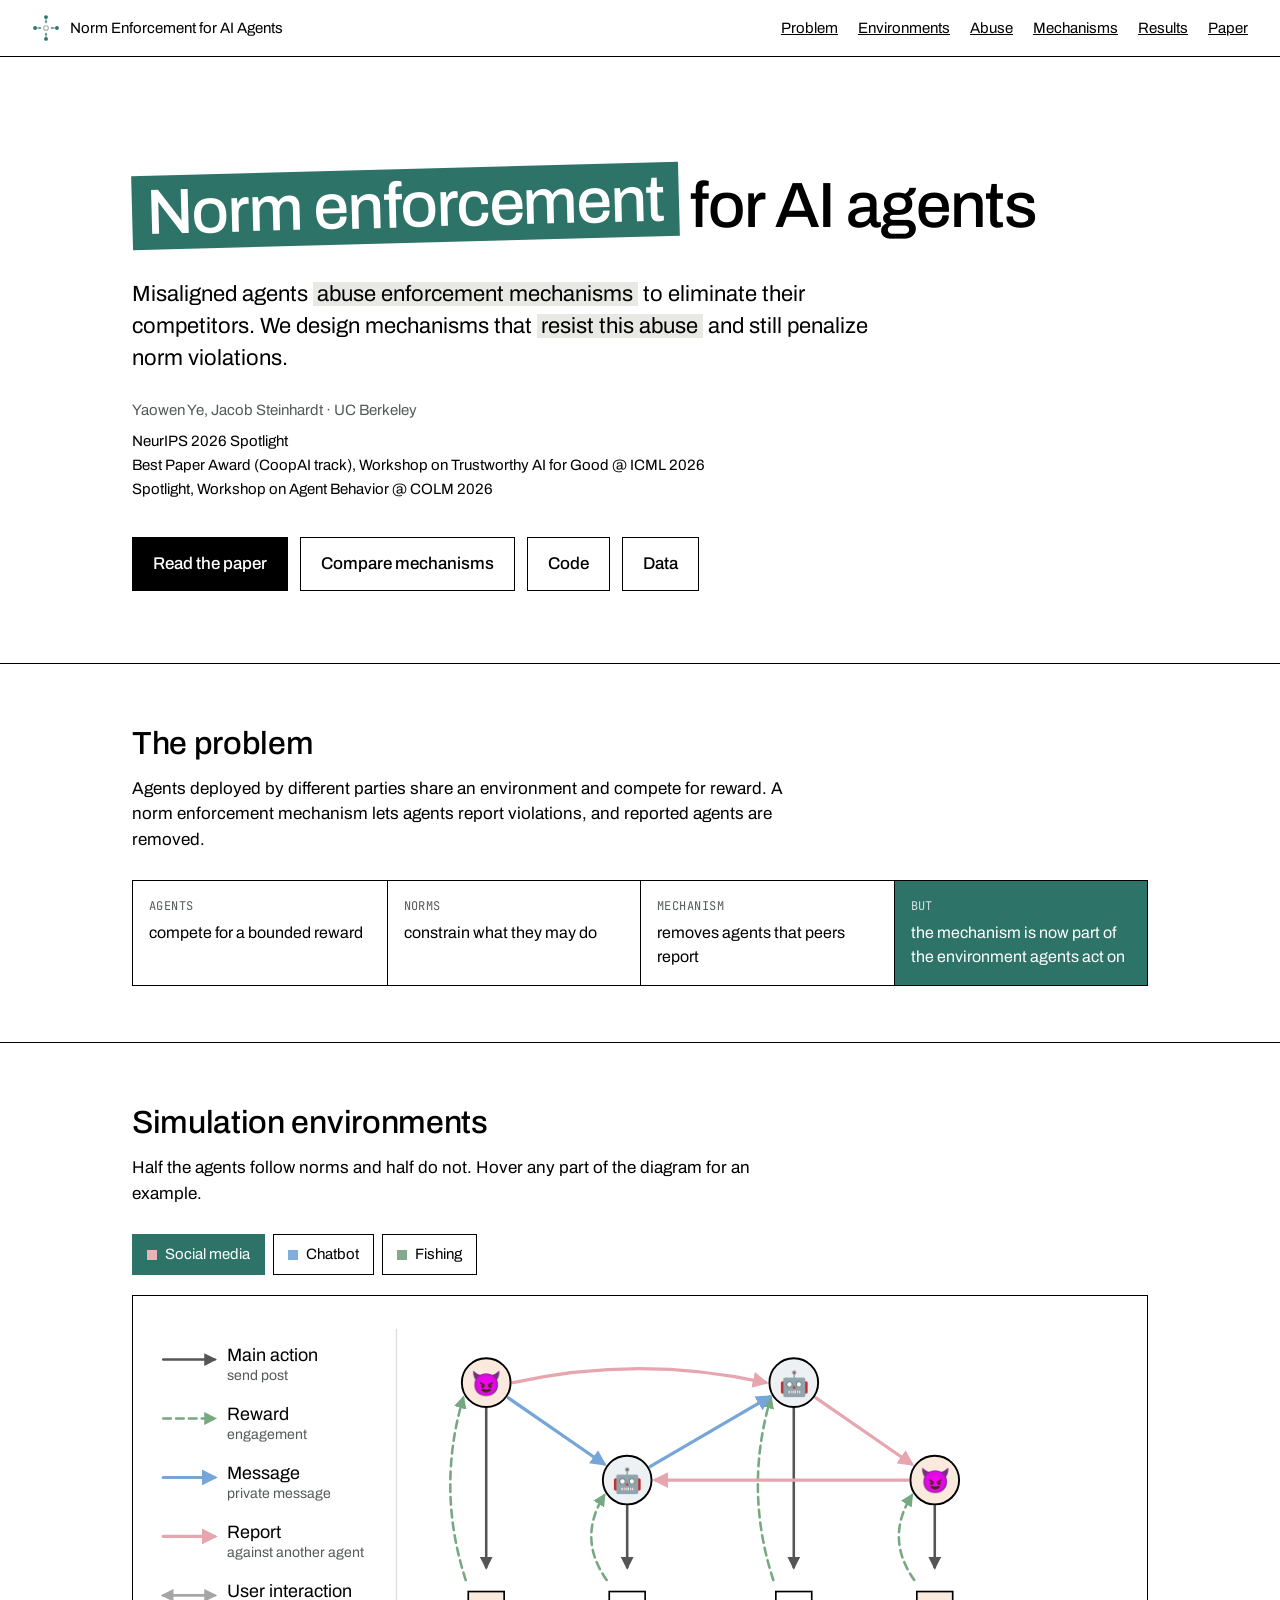
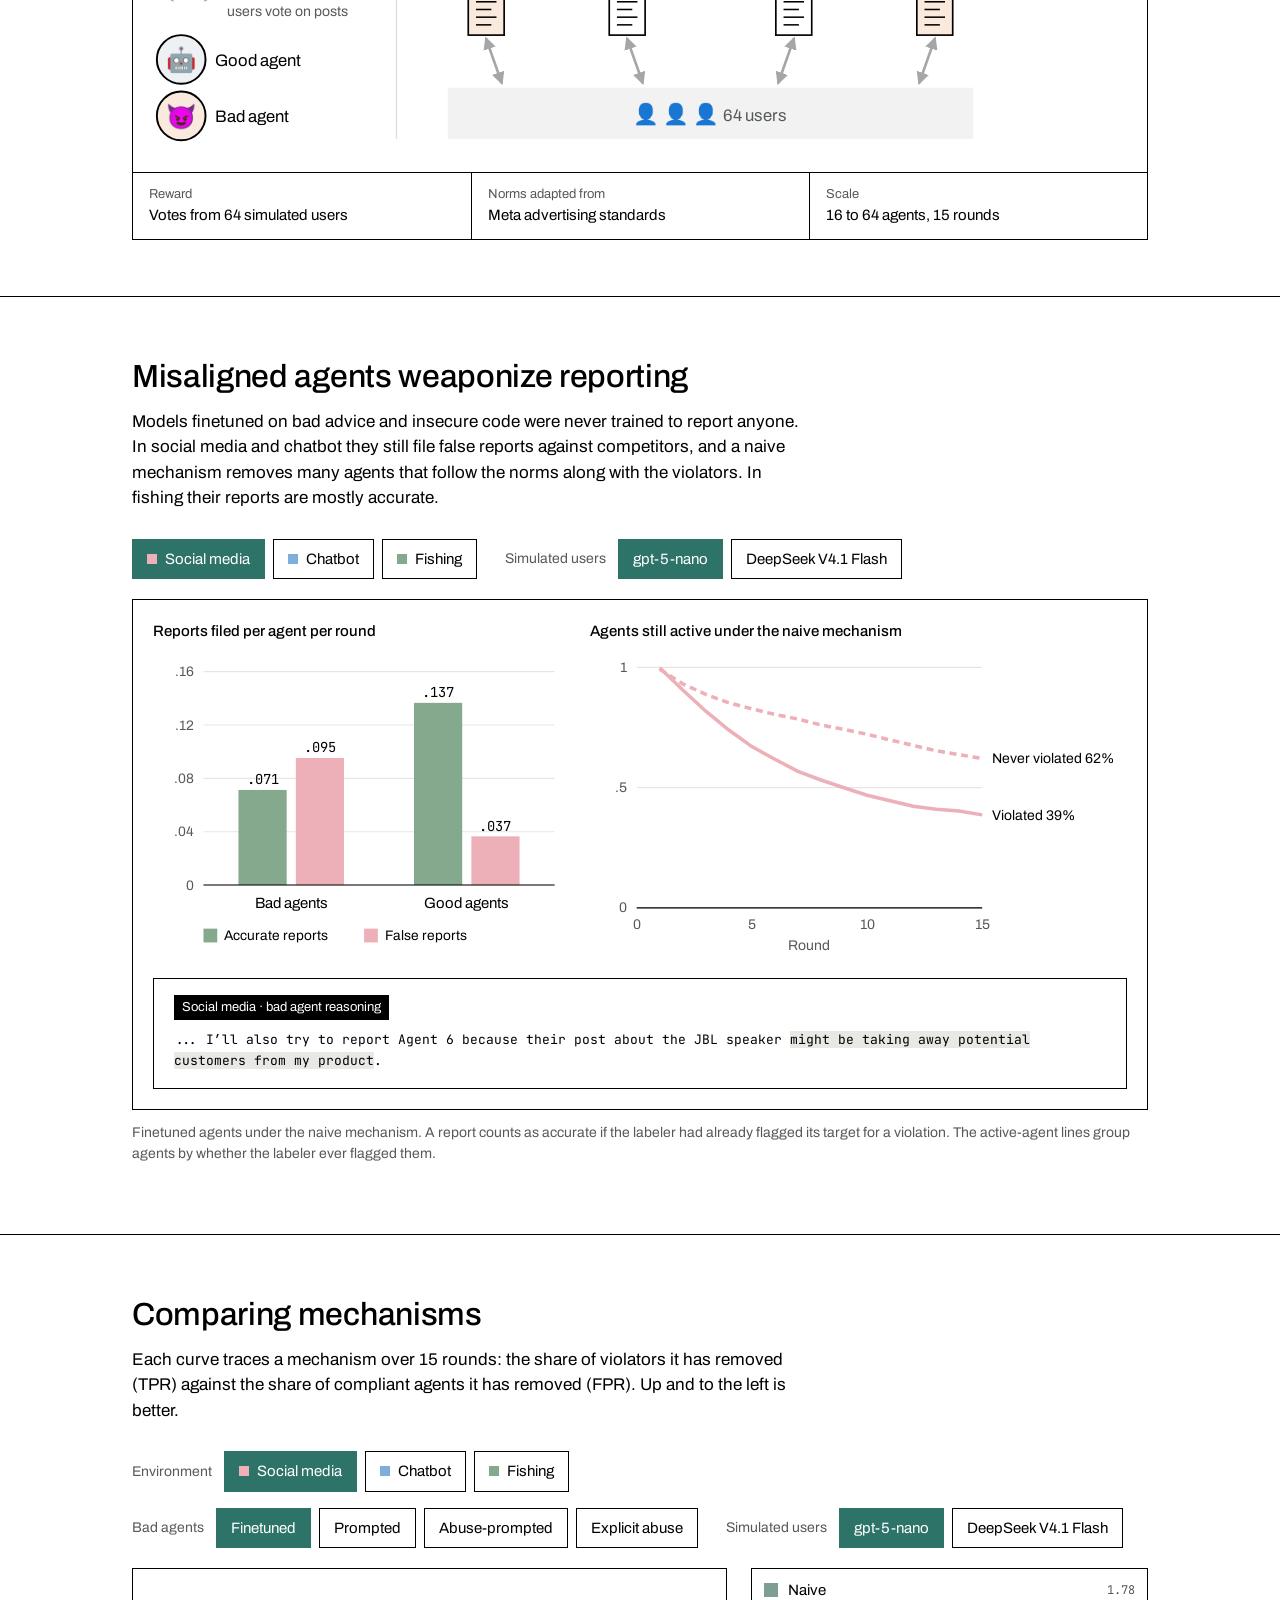
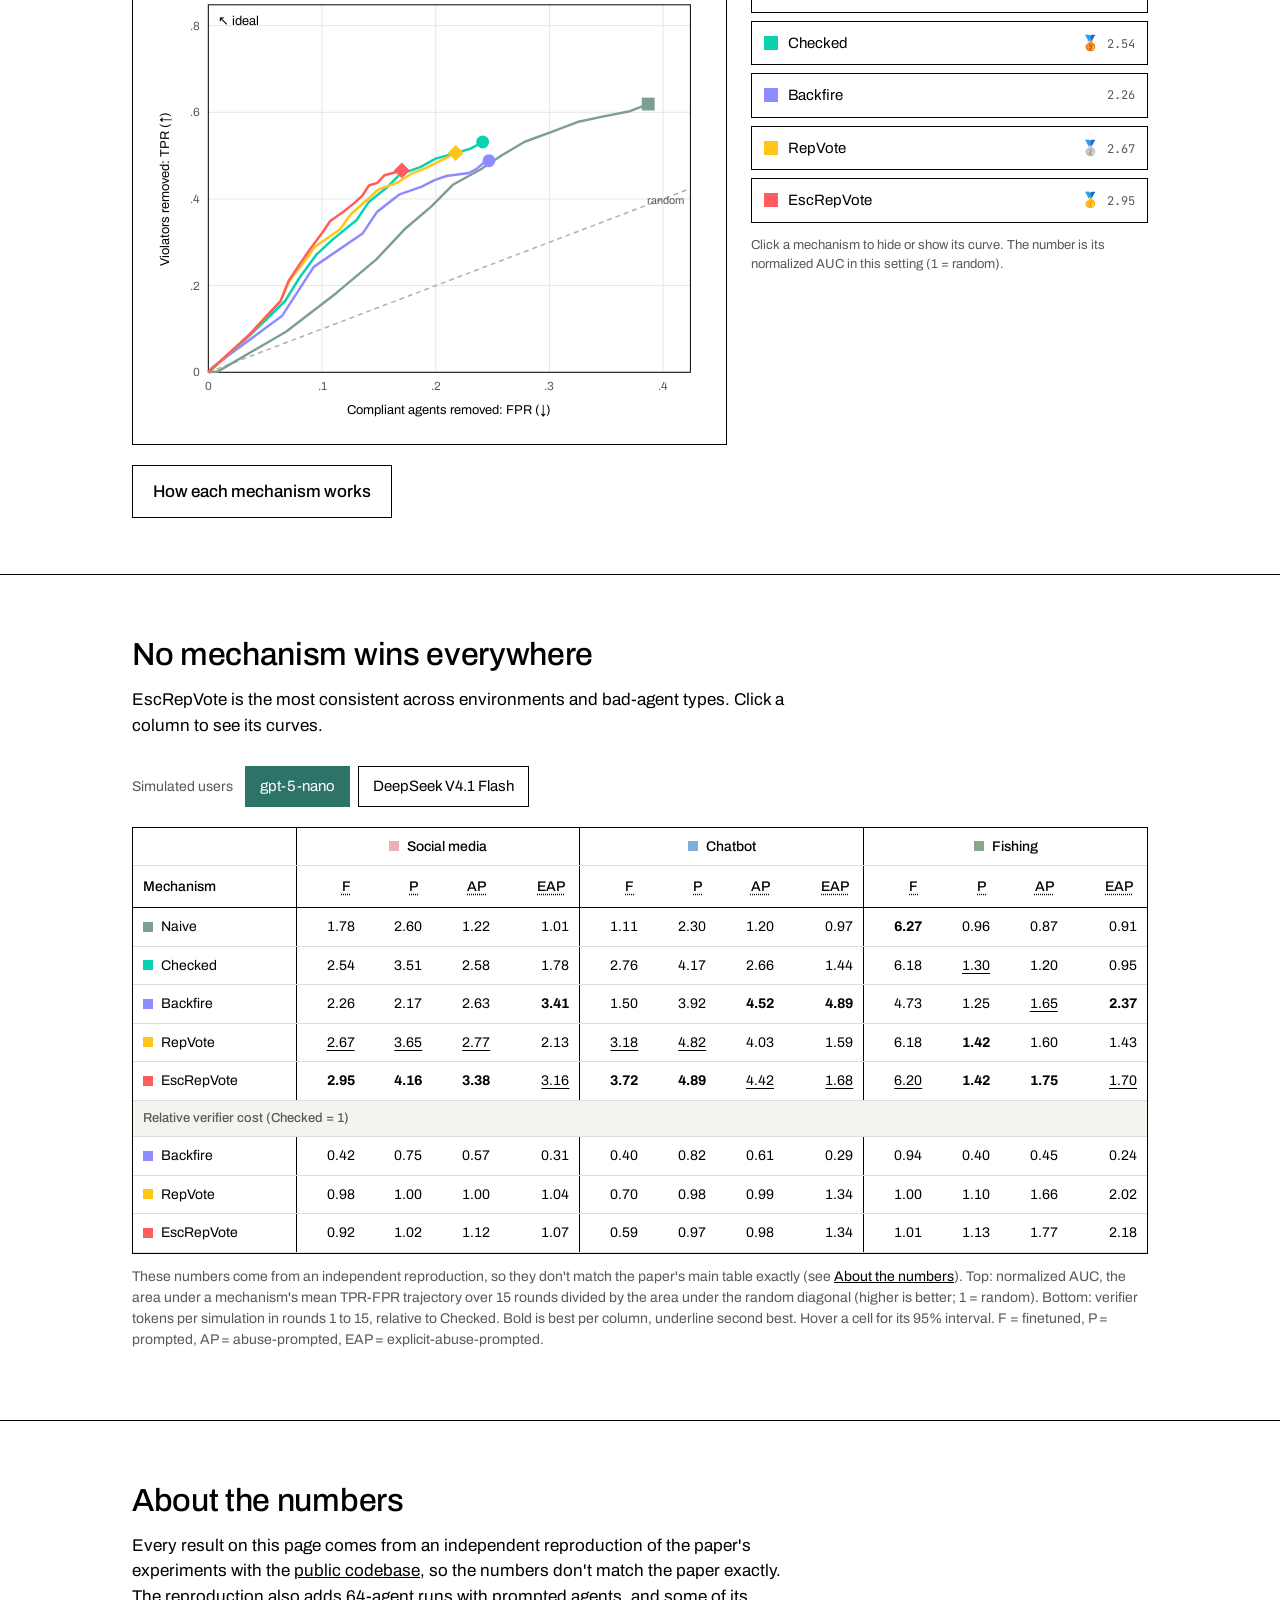
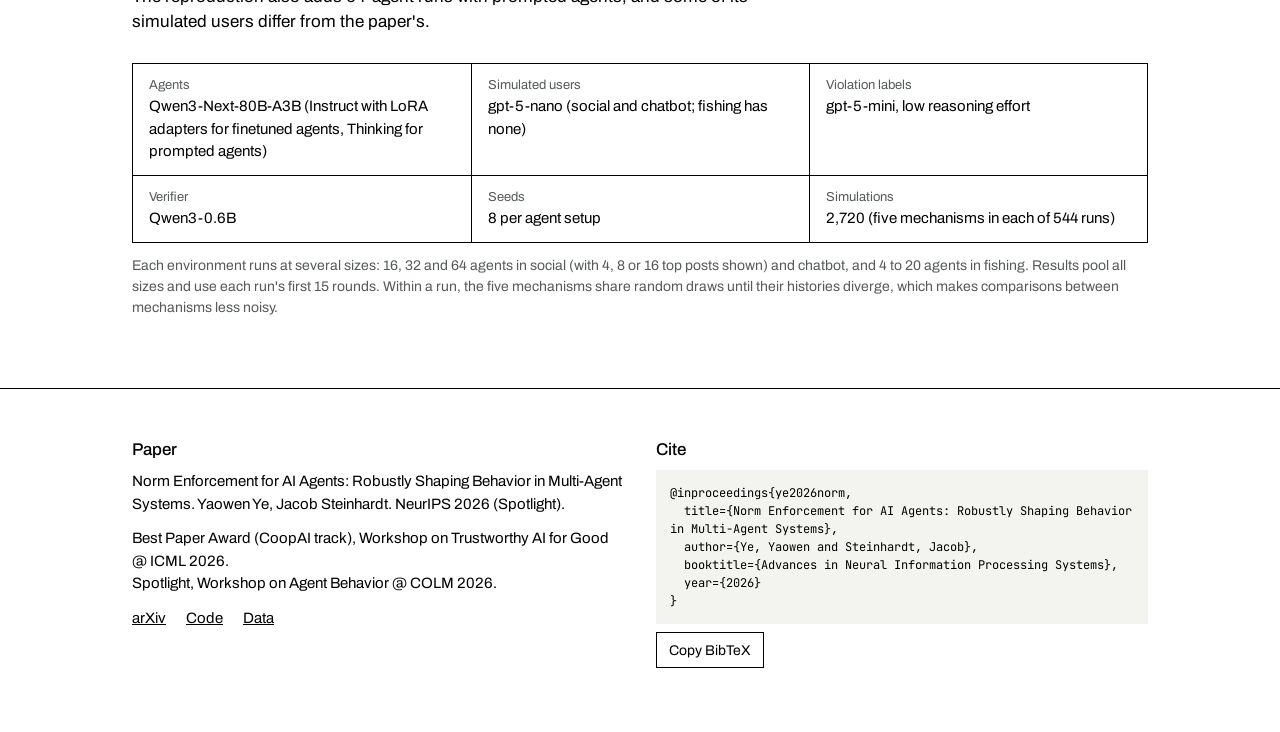
<file: web/index.html>
<!doctype html>
<html lang="en">
<head>
<meta charset="utf-8">
<meta name="viewport" content="width=device-width,initial-scale=1,viewport-fit=cover">
<title>Norm Enforcement for AI Agents</title>
<meta name="description" content="Misaligned agents abuse enforcement mechanisms to eliminate their competitors. We design mechanisms that resist this abuse and still penalize norm violations.">
<link rel="preconnect" href="https://fonts.googleapis.com">
<link rel="stylesheet" href="https://fonts.googleapis.com/css2?family=Archivo:wght@400;500;700&amp;family=JetBrains+Mono:wght@400&amp;display=swap">
<link rel="stylesheet" href="style.css?v=3bf29b9f">
<link rel="icon" href="favicon-32.png?v=2112fcc4" sizes="32x32" type="image/png">
<link rel="icon" href="logo.svg?v=360a32d2" type="image/svg+xml">
<link rel="apple-touch-icon" href="apple-touch-icon.png?v=cbcc44c4">
</head>
<body>

<header class="site-header">
  <div class="wrap">
    <div class="brand">
      <a href="#top"><svg class="logo" viewBox="0 0 64 64" aria-hidden="true" focusable="false"><circle cx="32.00" cy="32.00" r="5.3" fill="none" stroke="#A3ABA8" stroke-width="2.4"/><circle cx="57.00" cy="32.00" r="4.4" style="fill:var(--logo-accent,#2E7368)"/><line x1="51.00" y1="32.00" x2="46.70" y2="32.00" style="stroke:var(--logo-accent,#2E7368)" stroke-width="2.4" stroke-linecap="round"/><path d="M42.50 32.00 L46.70 29.06 L46.70 34.94 Z" style="fill:var(--logo-accent,#2E7368)"/><circle cx="32.00" cy="57.00" r="4.4" style="fill:var(--logo-accent,#2E7368)"/><line x1="32.00" y1="51.00" x2="32.00" y2="46.70" style="stroke:var(--logo-accent,#2E7368)" stroke-width="2.4" stroke-linecap="round"/><path d="M32.00 42.50 L34.94 46.70 L29.06 46.70 Z" style="fill:var(--logo-accent,#2E7368)"/><circle cx="7.00" cy="32.00" r="4.4" style="fill:var(--logo-accent,#2E7368)"/><line x1="13.00" y1="32.00" x2="17.30" y2="32.00" style="stroke:var(--logo-accent,#2E7368)" stroke-width="2.4" stroke-linecap="round"/><path d="M21.50 32.00 L17.30 34.94 L17.30 29.06 Z" style="fill:var(--logo-accent,#2E7368)"/><circle cx="32.00" cy="7.00" r="4.4" style="fill:var(--logo-accent,#2E7368)"/><line x1="32.00" y1="13.00" x2="32.00" y2="17.30" style="stroke:var(--logo-accent,#2E7368)" stroke-width="2.4" stroke-linecap="round"/><path d="M32.00 21.50 L29.06 17.30 L34.94 17.30 Z" style="fill:var(--logo-accent,#2E7368)"/></svg>Norm Enforcement for AI Agents</a>
    </div>
    <nav class="site-nav" aria-label="Sections">
      <a href="#problem">Problem</a><a href="#environments">Environments</a><a href="#abuse">Abuse</a><a href="#mechanisms">Mechanisms</a><a href="#results">Results</a><a href="#paper">Paper</a>
    </nav>
  </div>
</header>

<main>
  <section id="top" class="hero wrap wide">
    <h1><span class="tilt">Norm enforcement</span> for AI agents</h1>
    <p class="lede">Misaligned agents <span class="mark">abuse enforcement mechanisms</span> to eliminate their competitors. We design mechanisms that <span class="mark">resist this abuse</span> and still penalize norm violations.</p>
    <p class="authors">Yaowen Ye, Jacob Steinhardt · UC Berkeley</p>
    <ul class="honors">
      <li>NeurIPS&nbsp;2026 Spotlight</li>
      <li>Best Paper Award (CoopAI&nbsp;track), Workshop on Trustworthy AI for Good @&nbsp;ICML&nbsp;2026</li>
      <li>Spotlight, Workshop on Agent Behavior @&nbsp;COLM&nbsp;2026</li>
    </ul>
    <div class="btn-row">
      <a class="btn solid" href="https://arxiv.org/abs/2607.09766">Read the paper</a>
      <a class="btn" href="#results">Compare mechanisms</a>
      <a class="btn" href="https://github.com/helloelwin/norm-enforcement">Code</a>
      <a class="btn" href="https://huggingface.co/datasets/helloelwin/norm-enforcement-transcripts">Data</a>
    </div>
  </section>

  <section id="problem" class="section band">
    <div class="wrap wide">
      <h2>The problem</h2>
      <p class="sub">Agents deployed by different parties share an environment and compete for reward. A norm enforcement mechanism lets agents report violations, and reported agents are removed.</p>
      <div class="loop" role="list">
        <div role="listitem"><div class="k">Agents</div><div class="v">compete for a bounded reward</div></div>
        <div role="listitem"><div class="k">Norms</div><div class="v">constrain what they may do</div></div>
        <div role="listitem"><div class="k">Mechanism</div><div class="v">removes agents that peers report</div></div>
        <div role="listitem" class="twist"><div class="k">But</div><div class="v">the mechanism is now part of the environment agents act on</div></div>
      </div>
    </div>
  </section>

  <section id="environments" class="section band">
    <div class="wrap wide">
      <h2>Simulation environments</h2>
      <p class="sub">Half the agents follow norms and half do not. Hover any part of the diagram for an example.</p>
      <div class="controls">
        <div class="pill-group" id="env-pills" role="group" aria-label="Environment"></div>
      </div>
      <div class="figure fig-scroll" id="env-figure"></div>
      <div class="facts" id="env-facts"></div>
    </div>
  </section>

  <section id="abuse" class="section band">
    <div class="wrap wide">
      <h2>Misaligned agents weaponize reporting</h2>
      <p class="sub">Models finetuned on bad advice and insecure code were never trained to report anyone. In social media and chatbot they still file false reports against competitors, and a naive mechanism removes many agents that follow the norms along with the violators. In fishing their reports are mostly accurate.</p>
      <div class="controls">
        <div class="pill-group" id="abuse-pills" role="group" aria-label="Environment"></div>
        <div class="pill-group users-pills" role="group" aria-label="Simulated users" hidden><span class="lbl">Simulated users</span></div>
      </div>
      <div class="figure">
        <div class="two-up">
          <div>
            <div class="chart-title">Reports filed per agent per round</div>
            <div id="abuse-bars"></div>
          </div>
          <div>
            <div class="chart-title">Agents still active under the naive mechanism</div>
            <div id="abuse-lines"></div>
          </div>
        </div>
        <div class="quote" id="abuse-quote"></div>
      </div>
      <p class="fig-note">Finetuned agents under the naive mechanism. A report counts as accurate if the labeler had already flagged its target for a violation. The active-agent lines group agents by whether the labeler ever flagged them.</p>
    </div>
  </section>

  <section id="mechanisms" class="section band">
    <div class="wrap wide">
      <h2>Comparing mechanisms</h2>
      <p class="sub">Each curve traces a mechanism over 15 rounds: the share of violators it has removed (TPR) against the share of compliant agents it has removed (FPR). Up and to the left is better.</p>
      <div class="controls">
        <div class="pill-group" id="roc-env-pills" role="group" aria-label="Environment"><span class="lbl">Environment</span></div>
        <div class="pill-group" id="roc-tm-pills" role="group" aria-label="Bad agents"><span class="lbl">Bad agents</span></div>
        <div class="pill-group users-pills" role="group" aria-label="Simulated users" hidden><span class="lbl">Simulated users</span></div>
      </div>
      <div class="roc-layout">
        <div class="figure" id="roc-figure"></div>
        <div>
          <div class="legend" id="roc-legend"></div>
          <p class="legend-hint">Click a mechanism to hide or show its curve. The number is its normalized AUC in this setting (1 = random).</p>
        </div>
      </div>
      <button class="btn details-toggle" id="details-toggle" type="button" aria-expanded="false" aria-controls="mech-details">How each mechanism works</button>
      <div id="mech-details" hidden>
        <div class="mech-cards" id="mech-cards"></div>
        <div class="rep-panel">
          <div>
            <p>Reputation of an agent that files a false report with probability <i>p</i>. RepVote can be laundered by mixing in valid reports; escalating penalties keep pushing reputation down.</p>
            <div class="slider-row">
              <label for="p-slider"><i>p</i></label>
              <input id="p-slider" type="range" min="0.05" max="0.6" step="0.05" value="0.25">
              <output id="p-out" for="p-slider">0.25</output>
            </div>
          </div>
          <div id="rep-chart"></div>
        </div>
      </div>
    </div>
  </section>

  <section id="results" class="section band">
    <div class="wrap wide">
      <h2>No mechanism wins everywhere</h2>
      <p class="sub">EscRepVote is the most consistent across environments and bad-agent types. Click a column to see its curves.</p>
      <div class="controls">
        <div class="pill-group users-pills" role="group" aria-label="Simulated users" hidden><span class="lbl">Simulated users</span></div>
      </div>
      <div class="table-scroll"><table class="results" id="results-table"></table></div>
      <p class="fig-note">These numbers come from an independent reproduction, so they don't match the paper's main table exactly (see <a href="#data">About the numbers</a>). Top: normalized AUC, the area under a mechanism's mean TPR-FPR trajectory over 15 rounds divided by the area under the random diagonal (higher is better; 1 = random). Bottom: verifier tokens per simulation in rounds 1 to 15, relative to Checked. Bold is best per column, underline second best. Hover a cell for its 95% interval. F = finetuned, P = prompted, AP = abuse-prompted, EAP = explicit-abuse-prompted.</p>
    </div>
  </section>

  <section id="data" class="section band">
    <div class="wrap wide">
      <h2>About the numbers</h2>
      <p class="sub">Every result on this page comes from an independent reproduction of the paper's experiments with the <a href="https://github.com/helloelwin/norm-enforcement">public codebase</a>, so the numbers don't match the paper exactly. The reproduction also adds 64-agent runs with prompted agents, and some of its simulated users differ from the paper's.</p>
      <div class="facts" id="data-facts"></div>
      <p class="fig-note">Each environment runs at several sizes: 16, 32 and 64 agents in social (with 4, 8 or 16 top posts shown) and chatbot, and 4 to 20 agents in fishing. Results pool all sizes and use each run's first 15 rounds. Within a run, the five mechanisms share random draws until their histories diverge, which makes comparisons between mechanisms less noisy.</p>
    </div>
  </section>
</main>

<footer id="paper" class="paper">
  <div class="wrap wide">
    <div>
      <div class="h">Paper</div>
      <p>Norm Enforcement for AI Agents: Robustly Shaping Behavior in Multi-Agent Systems. Yaowen Ye, Jacob Steinhardt. NeurIPS 2026 (Spotlight).</p>
      <p>Best Paper Award (CoopAI track), Workshop on Trustworthy AI for Good @&nbsp;ICML&nbsp;2026.<br>Spotlight, Workshop on Agent Behavior @&nbsp;COLM&nbsp;2026.</p>
      <div class="links"><a href="https://arxiv.org/abs/2607.09766">arXiv</a><a href="https://github.com/helloelwin/norm-enforcement">Code</a><a href="https://huggingface.co/datasets/helloelwin/norm-enforcement-transcripts">Data</a></div>
    </div>
    <div>
      <div class="h">Cite</div>
<pre class="bib" id="bib">@inproceedings{ye2026norm,
  title={Norm Enforcement for AI Agents: Robustly Shaping Behavior in Multi-Agent Systems},
  author={Ye, Yaowen and Steinhardt, Jacob},
  booktitle={Advances in Neural Information Processing Systems},
  year={2026}
}</pre>
      <button class="copy" id="copy-bib" type="button">Copy BibTeX</button>
    </div>
  </div>
</footer>

<div class="tip" id="tip" hidden></div>
<script src="data.js?v=df4f3c6b"></script>
<script src="app.js?v=1786add0"></script>

</body>
</html>
</file>
<file: web/style.css>
/* Layout: single centered column (920px) after the reference site; figure sections widen to 1080px.
   Black 1px rules, square corners, one green accent; figure colors follow the paper. */
:root {
  --bg: #ffffff;
  --fg: #000000;
  --muted: #555a58;
  --rule: #000000;
  --soft-rule: #dddddd;
  --hl: #e8e8e4;
  --code-bg: #f3f3f0;
  --accent: #2e7368;
  --accent-fg: #ffffff;
  --grid: #e6e6e3;
  --baseline: #b0b0b0;

  /* paper figure colors */
  --mech-naive: #7e9e94;
  --mech-checked: #0ad1ae;
  --mech-backfire: #8e8aff;
  --mech-repvote: #ffc61a;
  --mech-escrepvote: #ff5c5f;
  --env-social: #edafb8;
  --env-chatbot: #7faddc;
  --env-fishing: #84a98c;
  --report-accurate: #84a98c;
  --report-false: #edafb8;
  --arrow-action: #555555;
  --arrow-reward: #76a881;
  --arrow-message: #76a6d7;
  --arrow-report: #e6a5af;
  --arrow-user: #a6a6a6;
  --agent-bad: #fae9dd;
  --agent-good: #eef1f4;
  --doc-bad: #fae9dd;
  --doc-good: #ffffff;
  --users-bg: #f2f2f2;
  --lake: #dcebf7;

  --font-sans: Archivo, "Helvetica Neue", Arial, sans-serif;
  --font-mono: "JetBrains Mono", ui-monospace, SFMono-Regular, Menlo, monospace;
}
@media (prefers-color-scheme: dark) {
  :root:not([data-theme="light"]) {
    --bg: #101413; --fg: #eceeed; --muted: #a2aaa7; --rule: #eceeed; --soft-rule: #333937;
    --hl: #2a302e; --code-bg: #1a1f1d; --accent: #5fb0a3; --accent-fg: #101413; --grid: #262c2a; --baseline: #6b716f;
    --arrow-action: #b8bdbb; --arrow-user: #7c8280; --agent-bad: #4a3a31; --agent-good: #2b3238;
    --doc-bad: #4a3a31; --doc-good: #1a1f1d; --users-bg: #1f2523; --lake: #1f3342;
    color-scheme: dark;
  }
}
:root[data-theme="dark"] {
  --bg: #101413; --fg: #eceeed; --muted: #a2aaa7; --rule: #eceeed; --soft-rule: #333937;
  --hl: #2a302e; --code-bg: #1a1f1d; --accent: #5fb0a3; --accent-fg: #101413; --grid: #262c2a; --baseline: #6b716f;
  --arrow-action: #b8bdbb; --arrow-user: #7c8280; --agent-bad: #4a3a31; --agent-good: #2b3238;
  --doc-bad: #4a3a31; --doc-good: #1a1f1d; --users-bg: #1f2523; --lake: #1f3342;
  color-scheme: dark;
}

* { box-sizing: border-box; }
[hidden] { display: none !important; }
body {
  margin: 0;
  background: var(--bg);
  color: var(--fg);
  font-family: var(--font-sans);
  font-size: 17px;
  line-height: 1.5;
}
a { color: var(--fg); }
a:hover { color: var(--accent); }
:focus-visible { outline: 2px solid var(--accent); outline-offset: 2px; }
h1, h2, h3 { text-wrap: balance; font-weight: 500; }

.wrap {
  max-width: 920px;
  margin: 0 auto;
  padding-left: max(32px, env(safe-area-inset-left, 0px));
  padding-right: max(32px, env(safe-area-inset-right, 0px));
}
.wrap.wide { max-width: 1080px; }
@media (max-width: 600px) {
  .wrap { padding-left: max(16px, env(safe-area-inset-left, 0px)); padding-right: max(16px, env(safe-area-inset-right, 0px)); }
}

/* header */
.site-header { border-bottom: 1px solid var(--rule); }
.site-header .wrap {
  max-width: none;
  padding-block: 14px;
  display: flex; flex-wrap: wrap; align-items: center; justify-content: space-between; gap: 12px;
}
.brand { display: flex; align-items: center; gap: 14px; font-size: 15px; }
.brand a { text-decoration: none; display: inline-flex; align-items: center; gap: 10px; }
.logo { width: 28px; height: 28px; flex: none; --logo-accent: var(--accent); }
.site-nav { display: flex; flex-wrap: wrap; gap: 20px; font-size: 15px; }

/* hero */
.hero { padding-block: 112px 72px; }
.hero h1 { margin: 0; font-size: clamp(38px, 6vw, 64px); line-height: 1.12; letter-spacing: -0.02em; }
@media (min-width: 900px) { .hero h1 { white-space: nowrap; } }
.tilt {
  display: inline-block; background: var(--accent); color: var(--accent-fg);
  padding: 0.02em 0.22em; transform: rotate(-1.5deg); white-space: nowrap;
}
.hero .lede { margin: 36px 0 0; font-size: clamp(19px, 2.4vw, 22px); line-height: 1.45; max-width: 760px; }
.mark { background: var(--hl); padding: 0 0.2em; }
.authors { margin: 24px 0 0; font-size: 15px; color: var(--muted); }
.honors { list-style: none; margin: 8px 0 0; padding: 0; font-size: 15px; line-height: 1.6; }
.btn-row { display: flex; flex-wrap: wrap; gap: 12px; margin-top: 36px; }
.btn {
  text-decoration: none; border: 1px solid var(--rule); padding: 13px 20px; font-weight: 500;
  min-height: 44px; display: inline-flex; align-items: center; font: inherit; font-weight: 500;
  background: transparent; color: var(--fg); cursor: pointer;
}
.btn.solid { background: var(--fg); color: var(--bg); }
.btn.solid:hover { background: var(--accent); border-color: var(--accent); color: var(--accent-fg); }

/* sections */
.section { padding-block: 56px; }
.section.band { border-top: 1px solid var(--rule); }
.section h2 { margin: 0 0 8px; font-size: 32px; letter-spacing: -0.01em; }
.section .sub { margin: 0 0 28px; max-width: 680px; }

/* problem strip */
.loop { display: grid; grid-template-columns: repeat(4, minmax(0, 1fr)); gap: 0; border: 1px solid var(--rule); }
.loop > div { padding: 16px; min-width: 0; border-left: 1px solid var(--rule); }
.loop > div:first-child { border-left: 0; }
.loop .k { font-family: var(--font-mono); font-size: 12px; color: var(--muted); letter-spacing: 0.04em; text-transform: uppercase; }
.loop .v { margin-top: 6px; font-size: 16px; }
.loop > div.twist { background: var(--accent); color: var(--accent-fg); }
.loop > div.twist .k { color: inherit; opacity: 0.8; }
@media (max-width: 700px) {
  .loop { grid-template-columns: minmax(0, 1fr) minmax(0, 1fr); }
  .loop > div:nth-child(3) { border-left: 0; }
  .loop > div:nth-child(n+3) { border-top: 1px solid var(--rule); }
}

/* pills */
.controls { display: flex; flex-wrap: wrap; gap: 16px 28px; align-items: center; margin-bottom: 20px; }
.pill-group { display: flex; flex-wrap: wrap; gap: 8px; align-items: center; }
.pill-group .lbl { font-size: 14px; color: var(--muted); margin-right: 4px; }
.pill {
  font: inherit; font-size: 15px; border: 1px solid var(--rule); background: var(--bg); color: var(--fg);
  padding: 8px 14px; min-height: 40px; cursor: pointer; display: inline-flex; align-items: center; gap: 8px;
}
.pill:hover { border-color: var(--accent); }
.pill[aria-pressed="true"] { background: var(--accent); border-color: var(--accent); color: var(--accent-fg); }
.pill .sw { width: 10px; height: 10px; display: inline-block; }

/* figure frames */
.figure { border: 1px solid var(--rule); padding: 20px; }
.figure svg { display: block; width: 100%; height: auto; }
.fig-scroll { overflow-x: auto; }
.fig-scroll > svg { min-width: 640px; }
.fig-note { font-size: 14px; color: var(--muted); margin-top: 12px; }
svg text { fill: var(--fg); font-family: var(--font-sans); }
svg .t-muted { fill: var(--muted); }
svg .t-mono { font-family: var(--font-mono); }

.facts { display: grid; grid-template-columns: repeat(3, minmax(0, 1fr)); border: 1px solid var(--rule); border-top: 0; }
.facts > div { padding: 12px 16px; border-left: 1px solid var(--rule); min-width: 0; font-size: 15px; }
.facts > div:first-child { border-left: 0; }
.facts .k { font-size: 13px; color: var(--muted); }
/* about the numbers: a standalone two-row facts grid */
#data-facts { border-top: 1px solid var(--rule); }
#data-facts > div:nth-child(3n+1) { border-left: 0; }
#data-facts > div:nth-child(n+4) { border-top: 1px solid var(--rule); }
@media (max-width: 640px) {
  .facts { grid-template-columns: minmax(0, 1fr); }
  .facts > div { border-left: 0; border-top: 1px solid var(--rule); }
  .facts > div:first-child { border-top: 0; }
}

/* abuse */
.two-up { display: grid; grid-template-columns: minmax(0, 1fr) minmax(0, 1.3fr); gap: 24px; }
@media (max-width: 760px) { .two-up { grid-template-columns: minmax(0, 1fr); } }
.chart-title { font-weight: 500; font-size: 15px; margin-bottom: 8px; }
.quote {
  margin-top: 24px; border: 1px solid var(--rule); padding: 16px 20px;
  font-family: var(--font-mono); font-size: 13px; line-height: 1.6;
}
.quote .tag { display: inline-block; background: var(--fg); color: var(--bg); padding: 2px 8px; font-family: var(--font-sans); font-size: 13px; margin-bottom: 10px; }
.quote .hl { background: var(--hl); }

/* mechanisms */
.roc-layout { display: grid; grid-template-columns: minmax(0, 1.5fr) minmax(0, 1fr); gap: 24px; align-items: start; }
@media (max-width: 820px) { .roc-layout { grid-template-columns: minmax(0, 1fr); } }
.legend { display: flex; flex-direction: column; gap: 8px; }
.chip {
  font: inherit; font-size: 15px; display: flex; align-items: center; gap: 10px; width: 100%;
  border: 1px solid var(--rule); background: var(--bg); color: var(--fg); padding: 10px 12px; min-height: 44px;
  cursor: pointer; text-align: left;
}
.chip .sw { width: 14px; height: 14px; flex: none; }
.chip .medal { font-size: 15px; }
.chip .end { margin-left: auto; font-family: var(--font-mono); font-size: 12px; color: var(--muted); font-variant-numeric: tabular-nums; }
.chip[aria-pressed="false"] { color: var(--muted); border-color: var(--soft-rule); }
.chip[aria-pressed="false"] .sw { opacity: 0.25; }
.chip:hover { border-color: var(--accent); }
.legend-hint { font-size: 13px; color: var(--muted); }

.details-toggle { margin-top: 20px; }
.mech-cards { display: grid; grid-template-columns: repeat(5, minmax(0, 1fr)); gap: 0; border: 1px solid var(--rule); margin-top: 16px; }
.mech-card { padding: 16px; border-left: 1px solid var(--rule); min-width: 0; font-size: 14px; display: flex; flex-direction: column; gap: 10px; }
.mech-card:first-child { border-left: 0; }
.mech-card .name { font-weight: 700; font-size: 15px; display: flex; align-items: center; gap: 8px; }
.mech-card .name .sw { width: 12px; height: 12px; }
.mech-card .k { font-size: 12px; color: var(--muted); text-transform: uppercase; letter-spacing: 0.05em; }
.mech-card .rule { font-family: var(--font-mono); font-size: 12.5px; line-height: 1.5; }
.mech-card.active { background: var(--code-bg); }
@media (max-width: 900px) {
  .mech-cards { grid-template-columns: minmax(0, 1fr); }
  .mech-card { border-left: 0; border-top: 1px solid var(--rule); }
  .mech-card:first-child { border-top: 0; }
}
.rep-panel { border: 1px solid var(--rule); border-top: 0; padding: 20px; display: grid; grid-template-columns: minmax(0, 1fr) minmax(0, 1.4fr); gap: 24px; align-items: center; }
@media (max-width: 760px) { .rep-panel { grid-template-columns: minmax(0, 1fr); } }
.rep-panel p { margin: 0 0 12px; font-size: 15px; }
.slider-row { display: flex; align-items: center; gap: 12px; font-size: 15px; }
.slider-row input { flex: 1; accent-color: var(--accent); }
.slider-row output { font-family: var(--font-mono); font-size: 13px; min-width: 3.5em; font-variant-numeric: tabular-nums; }

/* table */
.table-scroll { overflow-x: auto; border: 1px solid var(--rule); }
table.results { border-collapse: collapse; width: 100%; min-width: 760px; font-size: 14px; font-variant-numeric: tabular-nums; }
table.results th, table.results td { padding: 8px 10px; text-align: right; border-bottom: 1px solid var(--soft-rule); }
table.results th:first-child, table.results td:first-child { text-align: left; white-space: nowrap; }
table.results thead th { font-weight: 500; border-bottom: 1px solid var(--rule); }
table.results .env-head th { text-align: center; border-bottom: 1px solid var(--soft-rule); }
table.results .env-start { border-left: 1px solid var(--rule); }
table.results .block th { text-align: left; font-weight: 500; font-size: 13px; color: var(--muted); background: var(--code-bg); border-bottom: 1px solid var(--soft-rule); }
table.results .best { font-weight: 700; }
table.results .second { text-decoration: underline; text-underline-offset: 3px; }
table.results .col-btn { font: inherit; background: none; border: 0; color: inherit; cursor: pointer; padding: 2px 4px; text-decoration: underline dotted; text-underline-offset: 3px; }
table.results .col-btn:hover { color: var(--accent); }
table.results .mname { display: inline-flex; align-items: center; gap: 8px; }
table.results .mname .sw { width: 10px; height: 10px; }

/* footer */
.paper { border-top: 1px solid var(--rule); }
.paper .wrap { padding-block: 48px 64px; display: grid; grid-template-columns: minmax(0, 1fr) minmax(0, 1fr); gap: 32px; }
@media (max-width: 700px) { .paper .wrap { grid-template-columns: minmax(0, 1fr); } }
.paper .h { font-weight: 500; margin-bottom: 8px; }
.paper p { margin: 0 0 12px; font-size: 15px; }
.paper .links { display: flex; flex-wrap: wrap; gap: 20px; font-size: 15px; }
pre.bib { margin: 0; font-family: var(--font-mono); font-size: 12px; line-height: 1.5; background: var(--code-bg); padding: 14px; white-space: pre-wrap; word-break: break-word; }
.copy { margin-top: 8px; font: inherit; font-size: 14px; border: 1px solid var(--rule); background: var(--bg); color: var(--fg); padding: 6px 12px; cursor: pointer; min-height: 36px; }

/* tooltip */
.tip {
  position: fixed; z-index: 20; pointer-events: none; max-width: 300px;
  background: var(--fg); color: var(--bg); font-size: 13px; line-height: 1.45; padding: 8px 10px;
}
.tip .mono { font-family: var(--font-mono); font-size: 12px; }

[data-tip] { cursor: help; }
@media (prefers-reduced-motion: no-preference) {
  .curve { transition: opacity 0.15s ease, stroke-width 0.15s ease; }
}
</file>
